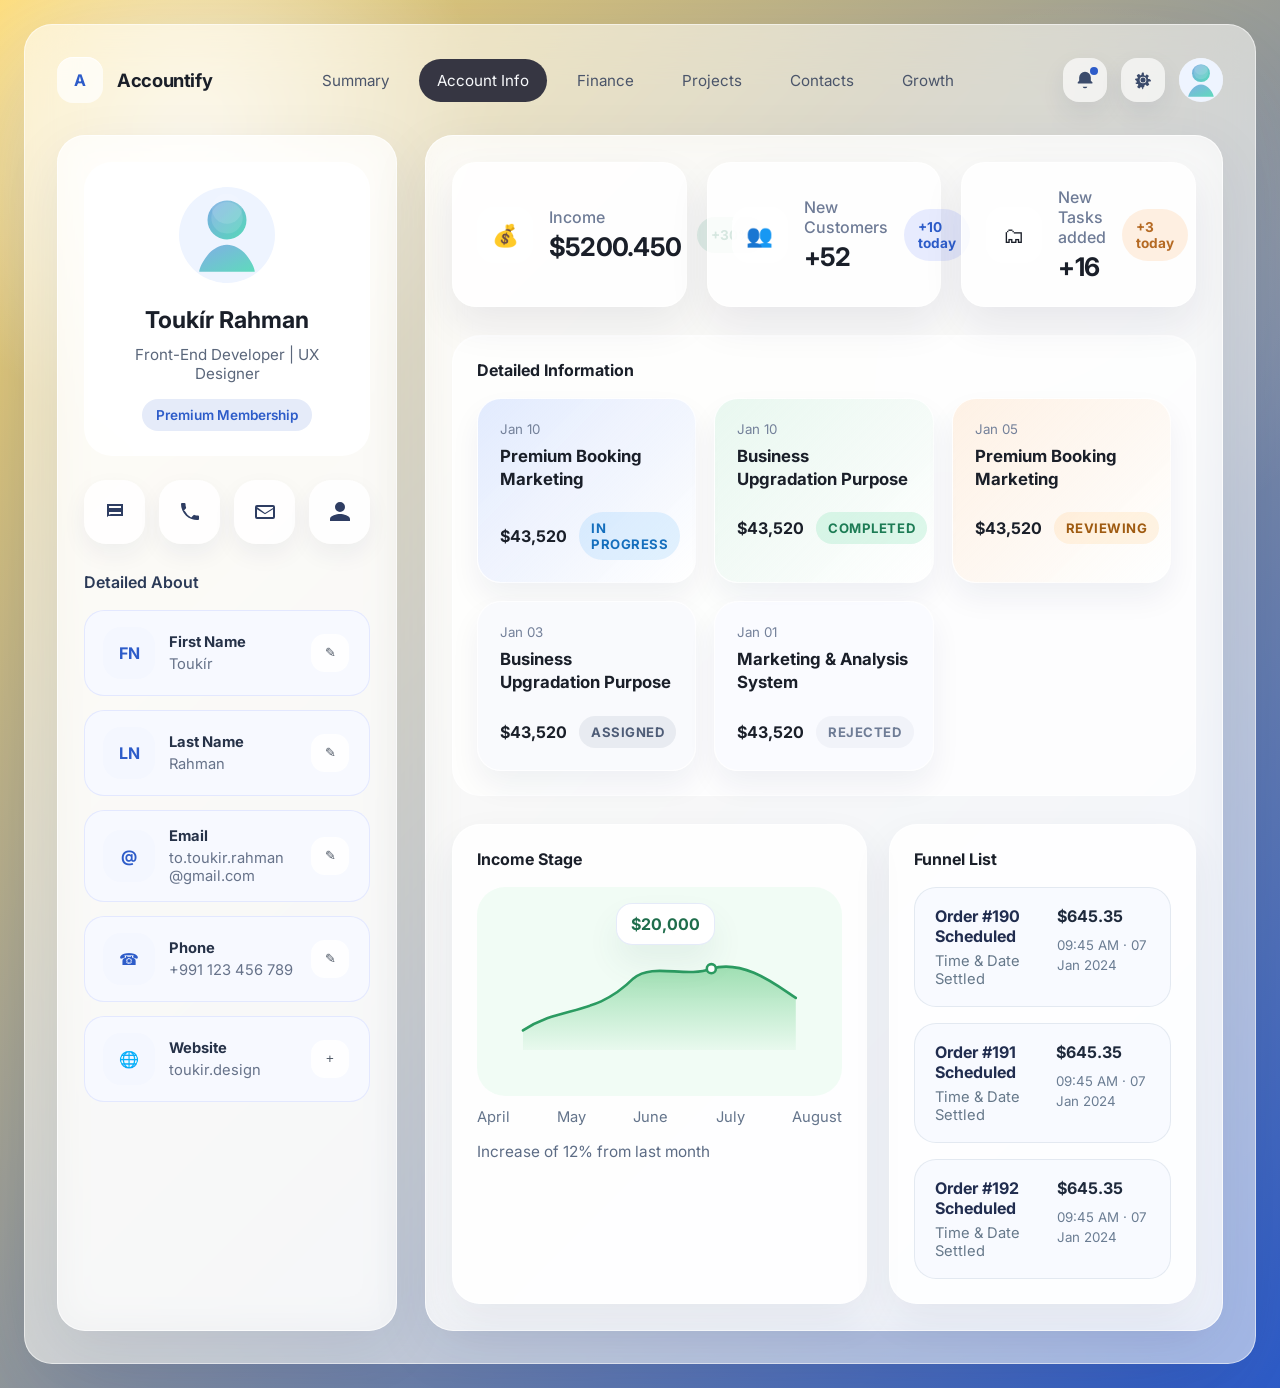
<file: index.html>
<!DOCTYPE html>
<html lang="en">
<head>
  <meta charset="UTF-8" />
  <meta name="viewport" content="width=device-width, initial-scale=1.0" />
  <title>Accountify Dashboard</title>
  <link rel="preconnect" href="https://fonts.googleapis.com" />
  <link rel="preconnect" href="https://fonts.gstatic.com" crossorigin />
  <link href="https://fonts.googleapis.com/css2?family=Inter:wght@400;500;600;700&display=swap" rel="stylesheet" />
  <link rel="stylesheet" href="styles.css" />
</head>
<body>
  <div class="page-shell">
    <div class="dashboard-shell">
      <header class="topbar">
        <div class="brand-group">
          <div class="brand-mark">A</div>
          <div class="brand-copy">
            <span class="brand-name">Accountify</span>
          </div>
        </div>
        <nav class="top-nav">
          <a href="summary.html">Summary</a>
          <a href="account-info.html" class="active">Account Info</a>
          <a href="#">Finance</a>
          <a href="#">Projects</a>
          <a href="#">Contacts</a>
          <a href="#">Growth</a>
        </nav>
        <div class="top-actions">
          <div class="notification-wrapper">
            <button id="notificationBtn" class="icon-btn" aria-label="Notifications">
              <span class="dot"></span>
              <svg viewBox="0 0 24 24" aria-hidden="true"><path d="M12 2a7 7 0 0 0-7 7v4l-1.6 1.6a1 1 0 0 0 .7 1.7h16a1 1 0 0 0 .7-1.7L19 13V9a7 7 0 0 0-7-7Zm0 20a3 3 0 0 0 2.83-2H9.17A3 3 0 0 0 12 22Z"/></svg>
            </button>
            <div class="notification-panel" id="notificationPanel" aria-hidden="true">
              <div class="notification-header">
                <h3>Notifications</h3>
                <a href="#" class="mark-read">Mark all as read</a>
              </div>
              <div class="notification-controls">
                <label class="sound-toggle">
                  <input type="checkbox" checked />
                  <span>Sound Notifications</span>
                </label>
              </div>
              <div class="notification-list">
                <div class="notification-item unread">
                  <div class="notif-avatar">d</div>
                  <div class="notif-content">
                    <strong>test: File Import vat-import.csv for table test has been completed</strong>
                    <small>Today 15:56</small>
                  </div>
                </div>
                <div class="notification-item">
                  <div class="notif-avatar">d</div>
                  <div class="notif-content">
                    <strong>test: File Import vat-import.csv for table test has been completed</strong>
                    <small>Today 15:56</small>
                  </div>
                </div>
                <div class="notification-item">
                  <div class="notif-avatar">d</div>
                  <div class="notif-content">
                    <strong>test: File Import vat-import.csv for table test has been completed</strong>
                    <small>Today 15:56</small>
                  </div>
                </div>
                <div class="notification-item">
                  <div class="notif-avatar">d</div>
                  <div class="notif-content">
                    <strong>test: File Import vat-import.csv for table test has been completed</strong>
                    <small>Today 15:56</small>
                  </div>
                </div>
              </div>
              <a href="#" class="see-more">See more</a>
            </div>
          </div>
          <button class="icon-btn" aria-label="Settings">
            <svg viewBox="0 0 24 24" aria-hidden="true"><path d="M12 8a4 4 0 1 1 0 8 4 4 0 0 1 0-8Zm8.94 3.5a1 1 0 0 0-.87-.66l-1.9-.15a7.65 7.65 0 0 0-.53-1.28l1.1-1.52a1 1 0 0 0-.24-1.4l-1.33-.9a1 1 0 0 0-1.35.2l-1.12 1.4a7.74 7.74 0 0 0-1.45-.86l-.28-1.94A1 1 0 0 0 12.5 3h-1a1 1 0 0 0-.99.84l-.28 1.94a7.74 7.74 0 0 0-1.45.86l-1.12-1.4a1 1 0 0 0-1.35-.2l-1.33.9a1 1 0 0 0-.24 1.4l1.1 1.52c-.18.42-.33.86-.53 1.28l-1.9.15a1 1 0 0 0-.87.66 1 1 0 0 0 .25 1.08l1.62 1.26c-.01.34-.02.68-.02 1.02s.01.68.02 1.02L3.4 14.92a1 1 0 0 0-.25 1.08 1 1 0 0 0 .87.66l1.9.15c.2.42.35.86.53 1.28l-1.1 1.52a1 1 0 0 0 .24 1.4l1.33.9a1 1 0 0 0 1.35-.2l1.12-1.4c.45.22.92.41 1.45.86l.28 1.94A1 1 0 0 0 11.5 21h1a1 1 0 0 0 .99-.84l.28-1.94a7.74 7.74 0 0 0 1.45-.86l1.12 1.4a1 1 0 0 0 1.35.2l1.33-.9a1 1 0 0 0 .24-1.4l-1.1-1.52c.18-.42.33-.86.53-1.28l1.9-.15a1 1 0 0 0 .87-.66 1 1 0 0 0-.25-1.08l-1.62-1.26Zm-8.94 3.5a3 3 0 1 1 0-6 3 3 0 0 1 0 6Z"/></svg>
          </button>
          <img id="accountAvatar" class="avatar-sm avatar-img account-trigger" src="avatar.svg" alt="User avatar" />
        </div>
      </header>

      <main class="content-grid">
        <aside class="sidebar-card">
          <section class="profile-card">
            <img class="avatar-lg avatar-img" src="avatar.svg" alt="Toukír Rahman" />
            <div class="profile-text">
              <h1>Toukír Rahman</h1>
              <p>Front-End Developer | UX Designer</p>
              <span class="badge">Premium Membership</span>
            </div>
          </section>
          <section class="actions-row">
            <button class="action-icon" aria-label="Message"><svg viewBox="0 0 24 24"><path d="M4 4h16v12H5.17L4 17.17V4Zm2 2v6h12V6H6Zm0 8.83L7.83 14H18V8H6v6.83Z"/></svg></button>
            <button class="action-icon" aria-label="Call"><svg viewBox="0 0 24 24"><path d="M6.62 10.79a15.053 15.053 0 0 0 6.59 6.59l2.2-2.2a1 1 0 0 1 1.05-.24 11.36 11.36 0 0 0 3.56.57 1 1 0 0 1 1 1V19a1 1 0 0 1-1 1A16 16 0 0 1 3 4a1 1 0 0 1 1-1h2.5a1 1 0 0 1 1 1 11.36 11.36 0 0 0 .57 3.56 1 1 0 0 1-.24 1.05l-2.2 2.18Z"/></svg></button>
            <button class="action-icon" aria-label="Email"><svg viewBox="0 0 24 24"><path d="M4 5h16a2 2 0 0 1 2 2v10a2 2 0 0 1-2 2H4a2 2 0 0 1-2-2V7a2 2 0 0 1 2-2Zm0 2v.01L12 13l8-4.99V7H4Zm16 10V9.27l-8 4.99-8-4.99V17h16Z"/></svg></button>
            <button class="action-icon" aria-label="Profile"><svg viewBox="0 0 24 24"><path d="M12 12a5 5 0 1 0-5-5 5 5 0 0 0 5 5Zm0 2c-3.33 0-10 1.67-10 5v2h20v-2c0-3.33-6.67-5-10-5Z"/></svg></button>
          </section>

          <section class="detail-group">
            <div class="detail-header">
              <span>Detailed About</span>
            </div>
            <div class="detail-row">
              <div class="detail-icon">FN</div>
              <div>
                <strong>First Name</strong>
                <p>Toukír</p>
              </div>
              <button class="mini-btn">✎</button>
            </div>
            <div class="detail-row">
              <div class="detail-icon">LN</div>
              <div>
                <strong>Last Name</strong>
                <p>Rahman</p>
              </div>
              <button class="mini-btn">✎</button>
            </div>
            <div class="detail-row">
              <div class="detail-icon">@</div>
              <div>
                <strong>Email</strong>
                <p>to.toukir.rahman@gmail.com</p>
              </div>
              <button class="mini-btn">✎</button>
            </div>
            <div class="detail-row">
              <div class="detail-icon">☎</div>
              <div>
                <strong>Phone</strong>
                <p>+991 123 456 789</p>
              </div>
              <button class="mini-btn">✎</button>
            </div>
            <div class="detail-row">
              <div class="detail-icon">🌐</div>
              <div>
                <strong>Website</strong>
                <p>toukir.design</p>
              </div>
              <button class="mini-btn">+</button>
            </div>
          </section>
        </aside>

        <section class="main-cards">
          <div class="stats-grid">
            <article class="stat-card green-card">
              <div class="stat-icon">💰</div>
              <div>
                <p>Income</p>
                <h2>$5200.450</h2>
              </div>
              <span class="stat-badge">+30%</span>
            </article>
            <article class="stat-card blue-card">
              <div class="stat-icon">👥</div>
              <div>
                <p>New Customers</p>
                <h2>+52</h2>
              </div>
              <span class="stat-badge">+10 today</span>
            </article>
            <article class="stat-card orange-card">
              <div class="stat-icon">🗂</div>
              <div>
                <p>New Tasks added</p>
                <h2>+16</h2>
              </div>
              <span class="stat-badge">+3 today</span>
            </article>
          </div>

          <div class="detailed-panel">
            <div class="panel-heading">
              <span>Detailed Information</span>
            </div>
            <div class="info-grid">
              <div class="info-card info-blue">
                <div>
                  <small>Jan 10</small>
                  <h3>Premium Booking Marketing</h3>
                </div>
                <div class="info-footer">
                  <p>$43,520</p>
                  <span class="status-pill in-progress">In Progress</span>
                </div>
              </div>
              <div class="info-card info-green">
                <div>
                  <small>Jan 10</small>
                  <h3>Business Upgradation Purpose</h3>
                </div>
                <div class="info-footer">
                  <p>$43,520</p>
                  <span class="status-pill completed">Completed</span>
                </div>
              </div>
              <div class="info-card info-orange">
                <div>
                  <small>Jan 05</small>
                  <h3>Premium Booking Marketing</h3>
                </div>
                <div class="info-footer">
                  <p>$43,520</p>
                  <span class="status-pill reviewing">Reviewing</span>
                </div>
              </div>
              <div class="info-card info-gray">
                <div>
                  <small>Jan 03</small>
                  <h3>Business Upgradation Purpose</h3>
                </div>
                <div class="info-footer">
                  <p>$43,520</p>
                  <span class="status-pill assigned">Assigned</span>
                </div>
              </div>
              <div class="info-card info-light">
                <div>
                  <small>Jan 01</small>
                  <h3>Marketing & Analysis System</h3>
                </div>
                <div class="info-footer">
                  <p>$43,520</p>
                  <span class="status-pill rejected">Rejected</span>
                </div>
              </div>
            </div>
          </div>

          <div class="bottom-cards">
            <div class="analytics-card">
              <div class="panel-heading">
                <span>Income Stage</span>
              </div>
              <div class="chart-shell">
                <div class="chart-tooltip">$20,000</div>
                <svg viewBox="0 0 500 260" class="chart-graphic" aria-hidden="true">
                  <defs>
                    <linearGradient id="fillGradient" x1="0" y1="0" x2="0" y2="1">
                      <stop offset="0%" stop-color="#84d69d" stop-opacity="0.75" />
                      <stop offset="100%" stop-color="#84d69d" stop-opacity="0.08" />
                    </linearGradient>
                  </defs>
                  <path d="M40 190 C100 150 150 170 210 110 C240 85 290 110 330 95 C380 80 430 120 460 140 L460 220 L40 220 Z" fill="url(#fillGradient)" />
                  <path d="M40 190 C100 150 150 170 210 110 C240 85 290 110 330 95 C380 80 430 120 460 140" fill="none" stroke="#2b9b61" stroke-width="4" stroke-linecap="round" stroke-linejoin="round" />
                  <circle cx="330" cy="95" r="7" fill="#fff" stroke="#2b9b61" stroke-width="4" />
                </svg>
              </div>
              <div class="chart-meta">
                <span>April</span>
                <span>May</span>
                <span>June</span>
                <span>July</span>
                <span>August</span>
              </div>
              <p class="chart-note">Increase of 12% from last month</p>
            </div>
            <div class="funnel-card">
              <div class="panel-heading">
                <span>Funnel List</span>
              </div>
              <div class="funnel-item">
                <div>
                  <strong>Order #190 Scheduled</strong>
                  <p>Time & Date Settled</p>
                </div>
                <div>
                  <span>$645.35</span>
                  <small>09:45 AM · 07 Jan 2024</small>
                </div>
              </div>
              <div class="funnel-item">
                <div>
                  <strong>Order #191 Scheduled</strong>
                  <p>Time & Date Settled</p>
                </div>
                <div>
                  <span>$645.35</span>
                  <small>09:45 AM · 07 Jan 2024</small>
                </div>
              </div>
              <div class="funnel-item">
                <div>
                  <strong>Order #192 Scheduled</strong>
                  <p>Time & Date Settled</p>
                </div>
                <div>
                  <span>$645.35</span>
                  <small>09:45 AM · 07 Jan 2024</small>
                </div>
              </div>
            </div>
          </div>
        </section>
      </main>
    </div>
  </div>
  <div class="modal-overlay" id="loginModal" aria-hidden="true">
    <div class="login-modal" role="dialog" aria-modal="true" aria-labelledby="loginTitle">
      <button type="button" class="modal-close" id="closeModal" aria-label="Close login dialog">✕</button>
      <h2 id="loginTitle">Log in</h2>
      <div id="loginFields">
        <div class="login-field">
          <label for="emailInput">Email</label>
          <input id="emailInput" type="email" placeholder="Enter your email address" />
        </div>
        <div class="login-field">
          <label for="passwordInput">Password</label>
          <input id="passwordInput" type="password" placeholder="Enter your password" />
        </div>
      </div>
      <div id="registerFields" class="hidden">
        <div class="login-field">
          <label for="registerEmail">Email</label>
          <input id="registerEmail" type="email" placeholder="Enter your email address" />
        </div>
        <div class="login-field">
          <label for="registerPassword">Password</label>
          <input id="registerPassword" type="password" placeholder="Enter your password" />
        </div>
        <div class="login-field">
          <label for="confirmPassword">Confirm password</label>
          <input id="confirmPassword" type="password" placeholder="Enter password again" />
        </div>
        <div class="login-field checkbox-field">
          <label>
            <input type="checkbox" id="agreeTerms" />
            <span>I agree <strong>Privacy Policy</strong> <strong>Terms of Service</strong></span>
          </label>
        </div>
      </div>
      <button id="submitButton" class="login-btn" type="button">Log in</button>
      <div id="loginActions" class="modal-actions">
        <a href="#" id="forgotLink" class="forgot-link">Forgot password?</a>
        <a href="#" id="showRegister" class="register-link">Register</a>
      </div>
      <div id="registerActions" class="modal-actions hidden">
        <span>I have an account,</span>
        <a href="#" id="showLogin" class="register-link">log in now</a>
      </div>
    </div>
  </div>
  <div class="modal-overlay" id="resetModal" aria-hidden="true">
    <div class="login-modal" role="dialog" aria-modal="true" aria-labelledby="resetTitle">
      <button type="button" class="modal-back" id="backToLogin" aria-label="Back to login">←</button>
      <button type="button" class="modal-close" id="closeReset" aria-label="Close reset password dialog">✕</button>
      <h2 id="resetTitle">Reset password</h2>
      <div class="login-field">
        <label for="resetEmail">Email</label>
        <input id="resetEmail" type="email" placeholder="Enter the email linked to your account" />
      </div>
      <div class="login-field verification-field">
        <label for="verificationCode">Verification Code</label>
        <div class="verification-input-group">
          <input id="verificationCode" type="text" placeholder="Enter the verification code in email" />
          <button type="button" class="send-btn">Send</button>
        </div>
      </div>
      <div class="login-field">
        <label for="newPassword">Set a new password</label>
        <input id="newPassword" type="password" placeholder="Enter your new password" />
      </div>
      <div class="login-field">
        <label for="confirmNewPassword">Confirm the password</label>
        <input id="confirmNewPassword" type="password" placeholder="Enter the new password again" />
      </div>
      <button id="resetButton" class="login-btn" type="button">Reset password</button>
      <div class="reset-help">
        <p class="help-question">I didn't receive the email verification code, what should I do?</p>
        <ol class="help-list">
          <li>The email might be lost due to network connection error. Please resend a verification code or try again later.</li>
          <li>Please make sure your email address is still in use and check the Spam folder.</li>
        </ol>
      </div>
    </div>
  </div>
  <script>
    const accountTrigger = document.getElementById('accountAvatar');
    const loginModal = document.getElementById('loginModal');
    const resetModal = document.getElementById('resetModal');
    const closeModal = document.getElementById('closeModal');
    const closeReset = document.getElementById('closeReset');
    const backToLogin = document.getElementById('backToLogin');
    const forgotLink = document.getElementById('forgotLink');
    const loginFields = document.getElementById('loginFields');
    const registerFields = document.getElementById('registerFields');
    const loginActions = document.getElementById('loginActions');
    const registerActions = document.getElementById('registerActions');
    const submitButton = document.getElementById('submitButton');
    const titleText = document.getElementById('loginTitle');
    const showRegister = document.getElementById('showRegister');
    const showLogin = document.getElementById('showLogin');

    const openLogin = () => {
      loginModal.classList.add('active');
      loginModal.setAttribute('aria-hidden', 'false');
      switchToLogin();
    };

    const closeLogin = () => {
      loginModal.classList.remove('active');
      loginModal.setAttribute('aria-hidden', 'true');
    };

    const openReset = () => {
      loginModal.classList.remove('active');
      loginModal.setAttribute('aria-hidden', 'true');
      resetModal.classList.add('active');
      resetModal.setAttribute('aria-hidden', 'false');
    };

    const closeReset2 = () => {
      resetModal.classList.remove('active');
      resetModal.setAttribute('aria-hidden', 'true');
    };

    const backToLoginForm = () => {
      resetModal.classList.remove('active');
      resetModal.setAttribute('aria-hidden', 'true');
      loginModal.classList.add('active');
      loginModal.setAttribute('aria-hidden', 'false');
    };

    const switchToRegister = () => {
      loginFields?.classList.add('hidden');
      registerFields?.classList.remove('hidden');
      loginActions?.classList.add('hidden');
      registerActions?.classList.remove('hidden');
      titleText.textContent = 'Register';
      submitButton.textContent = 'Create';
    };

    const switchToLogin = () => {
      loginFields?.classList.remove('hidden');
      registerFields?.classList.add('hidden');
      loginActions?.classList.remove('hidden');
      registerActions?.classList.add('hidden');
      titleText.textContent = 'Log in';
      submitButton.textContent = 'Log in';
    };

    accountTrigger?.addEventListener('click', openLogin);
    closeModal?.addEventListener('click', closeLogin);
    closeReset?.addEventListener('click', closeReset2);
    backToLogin?.addEventListener('click', (event) => {
      event.preventDefault();
      backToLoginForm();
    });
    forgotLink?.addEventListener('click', (event) => {
      event.preventDefault();
      openReset();
    });
    showRegister?.addEventListener('click', (event) => {
      event.preventDefault();
      switchToRegister();
    });
    showLogin?.addEventListener('click', (event) => {
      event.preventDefault();
      switchToLogin();
    });
    loginModal?.addEventListener('click', (event) => {
      if (event.target === loginModal) closeLogin();
    });
    resetModal?.addEventListener('click', (event) => {
      if (event.target === resetModal) closeReset2();
    });
    document.addEventListener('keydown', (event) => {
      if (event.key === 'Escape') {
        if (loginModal.classList.contains('active')) closeLogin();
        if (resetModal.classList.contains('active')) closeReset2();
      }
    });

    const notificationBtn = document.getElementById('notificationBtn');
    const notificationPanel = document.getElementById('notificationPanel');

    const toggleNotifications = (event) => {
      event.stopPropagation();
      const isOpen = notificationPanel.getAttribute('aria-hidden') === 'false';
      notificationPanel.setAttribute('aria-hidden', isOpen ? 'true' : 'false');
      notificationPanel.classList.toggle('active');
    };

    notificationBtn?.addEventListener('click', toggleNotifications);

    document.addEventListener('click', (event) => {
      if (notificationPanel.classList.contains('active') && !event.target.closest('.notification-wrapper')) {
        notificationPanel.setAttribute('aria-hidden', 'true');
        notificationPanel.classList.remove('active');
      }
    });
  </script>
</body>
</html>
</file>
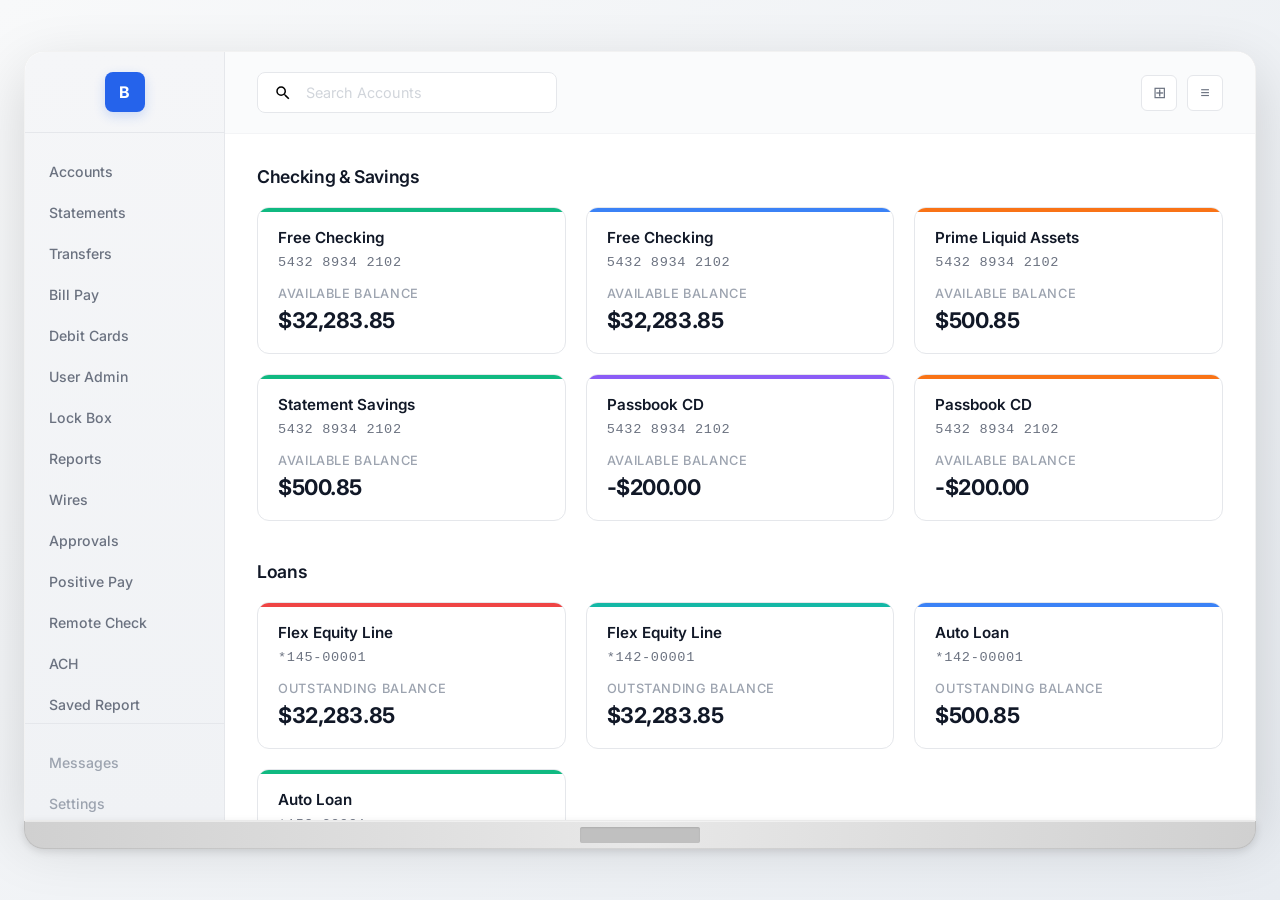
<file: summary.html>
<!DOCTYPE html>
<html lang="en">
<head>
  <meta charset="UTF-8" />
  <meta name="viewport" content="width=device-width, initial-scale=1.0" />
  <title>Banking Dashboard</title>
  <link rel="preconnect" href="https://fonts.googleapis.com" />
  <link rel="preconnect" href="https://fonts.gstatic.com" crossorigin />
  <link href="https://fonts.googleapis.com/css2?family=Inter:wght@400;500;600;700&display=swap" rel="stylesheet" />
  <link rel="stylesheet" href="styles.css" />
</head>
<body class="banking-page">
  <div class="laptop-mockup">
    <div class="laptop-screen">
      <div class="banking-dashboard">
        <!-- LEFT SIDEBAR -->
        <aside class="banking-sidebar">
          <div class="sidebar-logo">
            <div class="logo-circle">B</div>
          </div>
          
          <nav class="sidebar-nav">
            <a href="#" class="nav-item">Accounts</a>
            <a href="#" class="nav-item">Statements</a>
            <a href="#" class="nav-item">Transfers</a>
            <a href="#" class="nav-item">Bill Pay</a>
            <a href="#" class="nav-item">Debit Cards</a>
            <a href="#" class="nav-item">User Admin</a>
            <a href="#" class="nav-item">Lock Box</a>
            <a href="#" class="nav-item">Reports</a>
            <a href="#" class="nav-item">Wires</a>
            <a href="#" class="nav-item">Approvals</a>
            <a href="#" class="nav-item">Positive Pay</a>
            <a href="#" class="nav-item">Remote Check</a>
            <a href="#" class="nav-item">ACH</a>
            <a href="#" class="nav-item">Saved Report</a>
          </nav>

          <div class="sidebar-bottom">
            <a href="#" class="nav-item-bottom">Messages</a>
            <a href="#" class="nav-item-bottom">Settings</a>
            <a href="#" class="nav-item-bottom">Log Out</a>
          </div>
        </aside>

        <!-- MAIN CONTENT -->
        <div class="banking-main">
          <!-- TOP HEADER -->
          <div class="banking-header">
            <div class="search-box">
              <svg class="search-icon" viewBox="0 0 24 24" aria-hidden="true">
                <path d="M15.5 14h-.79l-.28-.27A6.471 6.471 0 0 0 16 9.5 6.5 6.5 0 1 0 9.5 16c1.61 0 3.09-.59 4.23-1.57l.27.28v.79l5 4.99L20.49 19l-4.99-5zm-6 0C7.01 14 5 11.99 5 9.5S7.01 5 9.5 5 14 7.01 14 9.5 11.99 14 9.5 14z"/>
              </svg>
              <input type="text" placeholder="Search Accounts" class="search-input" />
            </div>
            <div class="header-actions">
              <button class="view-btn grid-view" aria-label="Grid view">⊞</button>
              <button class="view-btn list-view" aria-label="List view">≡</button>
            </div>
          </div>

          <!-- CONTENT AREA -->
          <div class="banking-content">
            <!-- CHECKING & SAVINGS SECTION -->
            <section class="dashboard-section">
              <h2 class="section-title">Checking & Savings</h2>
              <div class="cards-grid">
                <!-- Card 1: Free Checking -->
                <div class="account-card">
                  <div class="card-accent green-accent"></div>
                  <div class="card-content">
                    <p class="card-label">Free Checking</p>
                    <p class="card-number">5432 8934 2102</p>
                    <p class="card-balance-label">Available balance</p>
                    <p class="card-balance">$32,283.85</p>
                  </div>
                </div>

                <!-- Card 2: Free Checking -->
                <div class="account-card">
                  <div class="card-accent blue-accent"></div>
                  <div class="card-content">
                    <p class="card-label">Free Checking</p>
                    <p class="card-number">5432 8934 2102</p>
                    <p class="card-balance-label">Available balance</p>
                    <p class="card-balance">$32,283.85</p>
                  </div>
                </div>

                <!-- Card 3: Prime Liquid Assets -->
                <div class="account-card">
                  <div class="card-accent orange-accent"></div>
                  <div class="card-content">
                    <p class="card-label">Prime Liquid Assets</p>
                    <p class="card-number">5432 8934 2102</p>
                    <p class="card-balance-label">Available balance</p>
                    <p class="card-balance">$500.85</p>
                  </div>
                </div>

                <!-- Card 4: Statement Savings -->
                <div class="account-card">
                  <div class="card-accent green-accent"></div>
                  <div class="card-content">
                    <p class="card-label">Statement Savings</p>
                    <p class="card-number">5432 8934 2102</p>
                    <p class="card-balance-label">Available balance</p>
                    <p class="card-balance">$500.85</p>
                  </div>
                </div>

                <!-- Card 5: Passbook CD -->
                <div class="account-card">
                  <div class="card-accent purple-accent"></div>
                  <div class="card-content">
                    <p class="card-label">Passbook CD</p>
                    <p class="card-number">5432 8934 2102</p>
                    <p class="card-balance-label">Available balance</p>
                    <p class="card-balance">-$200.00</p>
                  </div>
                </div>

                <!-- Card 6: Passbook CD -->
                <div class="account-card">
                  <div class="card-accent orange-accent"></div>
                  <div class="card-content">
                    <p class="card-label">Passbook CD</p>
                    <p class="card-number">5432 8934 2102</p>
                    <p class="card-balance-label">Available balance</p>
                    <p class="card-balance">-$200.00</p>
                  </div>
                </div>
              </div>
            </section>

            <!-- LOANS SECTION -->
            <section class="dashboard-section">
              <h2 class="section-title">Loans</h2>
              <div class="cards-grid">
                <!-- Loan 1: Flex Equity Line -->
                <div class="account-card">
                  <div class="card-accent red-accent"></div>
                  <div class="card-content">
                    <p class="card-label">Flex Equity Line</p>
                    <p class="card-number">*145-00001</p>
                    <p class="card-balance-label">Outstanding balance</p>
                    <p class="card-balance">$32,283.85</p>
                  </div>
                </div>

                <!-- Loan 2: Flex Equity Line -->
                <div class="account-card">
                  <div class="card-accent teal-accent"></div>
                  <div class="card-content">
                    <p class="card-label">Flex Equity Line</p>
                    <p class="card-number">*142-00001</p>
                    <p class="card-balance-label">Outstanding balance</p>
                    <p class="card-balance">$32,283.85</p>
                  </div>
                </div>

                <!-- Loan 3: Auto Loan -->
                <div class="account-card">
                  <div class="card-accent blue-accent"></div>
                  <div class="card-content">
                    <p class="card-label">Auto Loan</p>
                    <p class="card-number">*142-00001</p>
                    <p class="card-balance-label">Outstanding balance</p>
                    <p class="card-balance">$500.85</p>
                  </div>
                </div>

                <!-- Loan 4: Auto Loan -->
                <div class="account-card">
                  <div class="card-accent green-accent"></div>
                  <div class="card-content">
                    <p class="card-label">Auto Loan</p>
                    <p class="card-number">*152-00001</p>
                    <p class="card-balance-label">Outstanding balance</p>
                    <p class="card-balance">$500.85</p>
                  </div>
                </div>
              </div>
            </section>
          </div>
        </div>
      </div>
    </div>
    
    <!-- LAPTOP BODY -->
    <div class="laptop-body"></div>
  </div>

  <script>
    // Optional: Add interactivity if needed
    document.querySelectorAll('.nav-item, .nav-item-bottom').forEach(item => {
      item.addEventListener('click', (e) => {
        e.preventDefault();
        // Add navigation logic here if needed
      });
    });
  </script>
</body>
</html>
</file>
<file: styles.css>
:root {
  color-scheme: light;
  font-family: 'Inter', system-ui, -apple-system, BlinkMacSystemFont, 'Segoe UI', sans-serif;
  color: #1a1f29;
  background: radial-gradient(circle at top left, rgba(255, 240, 179, 0.95), transparent 30%),
    radial-gradient(circle at top right, rgba(100, 125, 255, 0.18), transparent 25%),
    linear-gradient(135deg, #ffda6a 0%, #2d5cc9 100%);
}

* {
  box-sizing: border-box;
}

html, body {
  margin: 0;
  min-height: 100%;
}

body {
  min-height: 100vh;
  display: grid;
  place-items: center;
  padding: 24px;
  background: radial-gradient(circle at 15% 10%, rgba(255, 255, 255, 0.72), transparent 18%),
    radial-gradient(circle at 85% 20%, rgba(255, 255, 255, 0.18), transparent 18%),
    linear-gradient(135deg, #ffda6a 0%, #2d5cc9 100%);
}

.page-shell {
  width: min(1480px, 100%);
  margin: 0 auto;
}

.dashboard-shell {
  background: rgba(255, 255, 255, 0.55);
  border: 1px solid rgba(255, 255, 255, 0.55);
  box-shadow: 0 40px 120px rgba(36, 54, 136, 0.18);
  backdrop-filter: blur(25px);
  border-radius: 28px;
  padding: 32px;
}

.topbar {
  display: flex;
  align-items: center;
  justify-content: space-between;
  gap: 24px;
  margin-bottom: 32px;
}

.brand-group {
  display: flex;
  align-items: center;
  gap: 14px;
}

.brand-mark {
  width: 46px;
  height: 46px;
  border-radius: 16px;
  display: grid;
  place-items: center;
  background: rgba(255, 255, 255, 0.7);
  color: #2d5cc9;
  font-weight: 700;
  box-shadow: inset 0 1px 0 rgba(255, 255, 255, 0.8);
}

.brand-name {
  font-size: 1.15rem;
  font-weight: 700;
  letter-spacing: -0.02em;
}

.top-nav {
  display: flex;
  flex-wrap: wrap;
  align-items: center;
  gap: 12px;
}

.top-nav a {
  color: #4b556a;
  text-decoration: none;
  padding: 12px 18px;
  border-radius: 999px;
  font-size: 0.95rem;
  transition: background 0.25s ease, color 0.25s ease;
}

.top-nav a:hover {
  background: rgba(255, 255, 255, 0.75);
  color: #111827;
}

.top-nav a.active {
  background: rgba(29, 30, 48, 0.88);
  color: #f8fafc;
}

.top-actions {
  display: flex;
  align-items: center;
  gap: 14px;
}

.icon-btn {
  width: 44px;
  height: 44px;
  border: none;
  border-radius: 16px;
  background: rgba(255, 255, 255, 0.65);
  display: grid;
  place-items: center;
  color: #3b4b6b;
  box-shadow: 0 10px 24px rgba(21, 41, 87, 0.08);
  transition: transform 0.25s ease, background 0.25s ease;
}

.icon-btn:hover {
  transform: translateY(-1px);
  background: rgba(255, 255, 255, 0.95);
}

.icon-btn svg {
  width: 20px;
  height: 20px;
  fill: currentColor;
}

.icon-btn .dot {
  position: absolute;
  top: 9px;
  right: 9px;
  width: 8px;
  height: 8px;
  border-radius: 50%;
  background: #2d5cc9;
}

.avatar-sm,
.avatar-lg {
  border-radius: 50%;
  box-shadow: inset 0 8px 18px rgba(255, 255, 255, 0.8);
  object-fit: cover;
}

..avatar-img {
  display: block;
}

.account-trigger {
  cursor: pointer;
}

.modal-overlay {
  position: fixed;
  inset: 0;
  display: flex;
  align-items: center;
  justify-content: center;
  padding: 28px;
  background: rgba(15, 23, 42, 0.35);
  backdrop-filter: blur(6px);
  opacity: 0;
  pointer-events: none;
  transition: opacity 0.25s ease;
  z-index: 50;
}

.modal-overlay.active {
  opacity: 1;
  pointer-events: auto;
}

.login-modal {
  width: min(460px, 100%);
  background: rgba(255, 255, 255, 0.97);
  border-radius: 26px;
  border: 1px solid rgba(255, 255, 255, 0.92);
  padding: 32px 28px 24px;
  box-shadow: 0 32px 90px rgba(15, 24, 63, 0.25);
  position: relative;
}

.modal-close {
  position: absolute;
  top: 18px;
  right: 18px;
  width: 38px;
  height: 38px;
  border: none;
  border-radius: 14px;
  background: rgba(236, 241, 255, 0.95);
  color: #475569;
  display: grid;
  place-items: center;
  cursor: pointer;
}

.modal-close:hover {
  background: rgba(255, 255, 255, 1);
}

.login-modal h2 {
  margin: 0;
  font-size: 1.35rem;
  font-weight: 700;
  text-align: center;
  color: #111827;
}

.login-field {
  margin-top: 22px;
}

.login-field label {
  display: block;
  margin-bottom: 10px;
  color: #4b5563;
  font-size: 0.92rem;
  font-weight: 600;
}

.login-field input {
  width: 100%;
  border: 1px solid #d3d8e6;
  border-radius: 18px;
  padding: 16px 16px;
  background: #f8fafc;
  color: #0f172a;
  font-size: 1rem;
  outline: none;
  transition: border-color 0.2s ease, box-shadow 0.2s ease;
}

.login-field input:focus {
  border-color: #7d9cff;
  box-shadow: 0 0 0 5px rgba(125, 156, 255, 0.15);
}

.login-btn {
  width: 100%;
  margin-top: 22px;
  padding: 16px;
  border: none;
  border-radius: 18px;
  background: #2d5cc9;
  color: #ffffff;
  font-size: 1rem;
  font-weight: 700;
  cursor: pointer;
  transition: transform 0.2s ease, box-shadow 0.2s ease;
}

.login-btn:hover {
  transform: translateY(-1px);
  box-shadow: 0 18px 35px rgba(45, 92, 201, 0.24);
}

.hidden {
  display: none !important;
}

.modal-actions {
  display: flex;
  justify-content: space-between;
  align-items: center;
  margin-top: 20px;
  color: #64748b;
  font-size: 0.92rem;
}

.modal-actions a {
  color: #2d5cc9;
  text-decoration: none;
  font-weight: 700;
}

.avatar-sm {
  width: 44px;
  height: 44px;
}

.avatar-lg {
  width: 96px;
  height: 96px;
  margin-bottom: 20px;
}

.content-grid {
  display: grid;
  gap: 28px;
  grid-template-columns: 340px 1fr;
}

.sidebar-card,
.main-cards {
  background: rgba(255, 255, 255, 0.66);
  border: 1px solid rgba(255, 255, 255, 0.7);
  backdrop-filter: blur(20px);
  border-radius: 28px;
  padding: 26px;
  box-shadow: 0 18px 60px rgba(23, 37, 84, 0.08);
}

.profile-card {
  text-align: center;
  padding: 24px 18px;
  border-radius: 28px;
  background: rgba(255, 255, 255, 0.9);
  border: 1px solid rgba(255, 255, 255, 0.8);
}

.profile-text h1 {
  margin: 0;
  font-size: 1.45rem;
  line-height: 1.2;
}

.profile-text p {
  margin: 10px 0 16px;
  color: #5b677b;
  font-size: 0.95rem;
}

.badge {
  display: inline-flex;
  padding: 8px 14px;
  border-radius: 999px;
  background: rgba(45, 92, 201, 0.12);
  color: #2d5cc9;
  font-size: 0.85rem;
  font-weight: 600;
}

.actions-row {
  margin-top: 24px;
  display: grid;
  grid-template-columns: repeat(4, minmax(0, 1fr));
  gap: 14px;
}

.action-icon {
  min-height: 64px;
  border: none;
  border-radius: 22px;
  background: rgba(255, 255, 255, 0.84);
  display: grid;
  place-items: center;
  color: #2e3d62;
  box-shadow: 0 10px 24px rgba(21, 41, 87, 0.06);
  transition: transform 0.2s ease;
}

.action-icon:hover {
  transform: translateY(-2px);
}

.action-icon svg {
  width: 24px;
  height: 24px;
  fill: currentColor;
}

.detail-group {
  margin-top: 28px;
}

.detail-header {
  margin-bottom: 18px;
  font-weight: 600;
  color: #2b3a57;
}

.detail-row {
  display: grid;
  grid-template-columns: 52px 1fr 40px;
  align-items: center;
  gap: 14px;
  padding: 16px 18px;
  margin-bottom: 14px;
  border-radius: 20px;
  background: rgba(247, 249, 255, 0.95);
  border: 1px solid rgba(225, 231, 255, 0.9);
}

.detail-icon {
  width: 52px;
  height: 52px;
  border-radius: 18px;
  display: grid;
  place-items: center;
  background: #f4f7ff;
  color: #2d5cc9;
  font-weight: 700;
}

.detail-row strong {
  display: block;
  font-size: 0.92rem;
  margin-bottom: 4px;
  color: #263248;
}

.detail-row p {
  margin: 0;
  color: #67738a;
  font-size: 0.92rem;
  word-break: break-word;
}

.mini-btn {
  width: 38px;
  height: 38px;
  border: none;
  border-radius: 14px;
  background: rgba(255, 255, 255, 0.92);
  color: #4b5563;
  cursor: pointer;
}

.stats-grid {
  display: grid;
  grid-template-columns: repeat(3, minmax(0, 1fr));
  gap: 20px;
  margin-bottom: 28px;
}

.stat-card {
  display: grid;
  grid-template-columns: 56px 1fr auto;
  align-items: center;
  gap: 16px;
  padding: 24px;
  border-radius: 24px;
  box-shadow: 0 18px 40px rgba(20, 31, 76, 0.08);
  background: rgba(255, 255, 255, 0.82);
  border: 1px solid rgba(255, 255, 255, 0.7);
}

.stat-icon {
  width: 56px;
  height: 56px;
  display: grid;
  place-items: center;
  border-radius: 18px;
  background: rgba(255, 255, 255, 0.9);
  box-shadow: inset 0 5px 14px rgba(255, 255, 255, 0.7);
  font-size: 1.35rem;
}

.stat-card h2 {
  margin: 4px 0 0;
  font-size: 1.6rem;
  letter-spacing: -0.03em;
}

.stat-card p {
  margin: 0;
  color: #6e7b96;
  font-weight: 500;
}

.stat-badge {
  display: inline-flex;
  padding: 10px 14px;
  border-radius: 999px;
  background: rgba(45, 92, 201, 0.1);
  color: #2d5cc9;
  font-weight: 700;
  font-size: 0.85rem;
}

.blue-card .stat-badge { background: rgba(68, 103, 255, 0.12); color: #2d5cc9; }
.green-card .stat-badge { background: rgba(60, 163, 124, 0.14); color: #1f7a52; }
.orange-card .stat-badge { background: rgba(255, 162, 77, 0.16); color: #b56a23; }

.detailed-panel {
  background: rgba(255, 255, 255, 0.78);
  border-radius: 28px;
  border: 1px solid rgba(255, 255, 255, 0.8);
  padding: 24px;
  box-shadow: inset 0 1px 0 rgba(255, 255, 255, 0.8);
}

.panel-heading {
  margin-bottom: 18px;
  font-weight: 700;
  font-size: 1rem;
}

.info-grid {
  display: grid;
  gap: 18px;
  grid-template-columns: repeat(3, minmax(0, 1fr));
}

.info-card {
  background: rgba(255, 255, 255, 0.85);
  border-radius: 24px;
  padding: 22px;
  border: 1px solid rgba(255, 255, 255, 0.85);
  box-shadow: 0 15px 30px rgba(24, 40, 89, 0.06);
}

.info-card small {
  color: #74819a;
  display: block;
  margin-bottom: 8px;
}

.info-card h3 {
  margin: 0;
  font-size: 1.05rem;
  line-height: 1.35;
}

.info-footer {
  margin-top: 22px;
  display: flex;
  justify-content: space-between;
  align-items: center;
  gap: 12px;
}

.info-footer p {
  margin: 0;
  font-size: 1rem;
  font-weight: 700;
}

.status-pill {
  padding: 8px 12px;
  border-radius: 999px;
  font-size: 0.82rem;
  font-weight: 700;
  text-transform: uppercase;
  letter-spacing: 0.04em;
}

.status-pill.in-progress { background: rgba(60, 163, 249, 0.14); color: #156fbd; }
.status-pill.completed { background: rgba(74, 212, 145, 0.18); color: #1d7c55; }
.status-pill.reviewing { background: rgba(255, 177, 75, 0.14); color: #9f5b11; }
.status-pill.assigned { background: rgba(145, 158, 171, 0.16); color: #4f5d77; }
.status-pill.rejected { background: rgba(199, 206, 218, 0.18); color: #6f7d96; }

.info-blue { background: linear-gradient(135deg, rgba(81, 136, 255, 0.16), rgba(255,255,255,0.68)); }
.info-green { background: linear-gradient(135deg, rgba(122, 214, 165, 0.16), rgba(255,255,255,0.72)); }
.info-orange { background: linear-gradient(135deg, rgba(255, 175, 98, 0.16), rgba(255,255,255,0.72)); }
.info-gray { background: rgba(249, 250, 253, 0.95); }
.info-light { background: rgba(250, 251, 255, 0.92); }

.bottom-cards {
  display: grid;
  grid-template-columns: 1.35fr 1fr;
  gap: 22px;
  margin-top: 28px;
}

.analytics-card,
.funnel-card {
  background: rgba(255, 255, 255, 0.88);
  border-radius: 28px;
  border: 1px solid rgba(255, 255, 255, 0.8);
  padding: 24px;
  box-shadow: 0 18px 40px rgba(23, 37, 84, 0.07);
}

.chart-shell {
  position: relative;
  margin: 18px 0 12px;
  padding: 20px;
  border-radius: 28px;
  background: rgba(240, 252, 244, 0.9);
}

.chart-tooltip {
  position: absolute;
  top: 16px;
  left: 38%;
  padding: 10px 14px;
  border-radius: 16px;
  background: #ffffff;
  border: 1px solid rgba(45, 92, 201, 0.12);
  color: #1f6d4c;
  font-weight: 700;
  box-shadow: 0 18px 32px rgba(56, 103, 93, 0.08);
}

.chart-graphic {
  width: 100%;
  display: block;
}

.chart-meta {
  display: flex;
  justify-content: space-between;
  color: #64748b;
  font-size: 0.92rem;
  margin-top: 12px;
}

.chart-note {
  margin: 16px 0 0;
  color: #5d6c85;
  font-size: 0.96rem;
}

.funnel-item {
  display: flex;
  justify-content: space-between;
  align-items: flex-start;
  gap: 20px;
  padding: 18px 20px;
  margin-bottom: 16px;
  background: rgba(248, 250, 255, 0.95);
  border-radius: 22px;
  border: 1px solid rgba(226, 232, 240, 0.9);
}

.funnel-item:last-child {
  margin-bottom: 0;
}

.funnel-item strong {
  display: block;
  color: #212d4f;
  font-size: 1rem;
  margin-bottom: 6px;
}

.funnel-item p {
  margin: 0;
  color: #66788a;
  font-size: 0.92rem;
}

.funnel-item span {
  display: block;
  font-size: 1rem;
  font-weight: 700;
  color: #1e293b;
  margin-bottom: 8px;
}

.funnel-item small {
  color: #6b7d93;
}

@media (max-width: 1180px) {
  .content-grid {
    grid-template-columns: 1fr;
  }
  .stats-grid {
    grid-template-columns: 1fr;
  }
  .info-grid {
    grid-template-columns: 1fr;
  }
  .bottom-cards {
    grid-template-columns: 1fr;
  }
}

@media (max-width: 720px) {
  body {
    padding: 16px;
  }
  .dashboard-shell {
    padding: 20px;
  }
  .topbar {
    flex-direction: column;
    align-items: stretch;
  }
  .top-actions {
    justify-content: flex-end;
  }
  .top-nav {
    justify-content: center;
  }
}

.modal-back {
  position: absolute;
  top: 18px;
  left: 18px;
  width: 38px;
  height: 38px;
  border: none;
  border-radius: 14px;
  background: rgba(236, 241, 255, 0.95);
  color: #475569;
  display: grid;
  place-items: center;
  cursor: pointer;
  font-size: 1.25rem;
  transition: background 0.2s ease;
}

.modal-back:hover {
  background: rgba(255, 255, 255, 1);
}

.verification-field {
  position: relative;
}

.verification-input-group {
  display: grid;
  grid-template-columns: 1fr auto;
  gap: 12px;
  align-items: stretch;
}

.verification-input-group input {
  width: 100%;
  border: 1px solid #d3d8e6;
  border-radius: 18px;
  padding: 16px;
  background: #f8fafc;
  color: #0f172a;
  font-size: 1rem;
  outline: none;
  transition: border-color 0.2s ease, box-shadow 0.2s ease;
}

.send-btn {
  padding: 12px 18px;
  border: 1px solid #d3d8e6;
  border-radius: 14px;
  background: rgba(255, 255, 255, 0.9);
  color: #2d5cc9;
  font-weight: 700;
  font-size: 0.88rem;
  cursor: pointer;
  transition: background 0.2s ease, border-color 0.2s ease;
}

.send-btn:hover {
  background: rgba(45, 92, 201, 0.08);
  border-color: #2d5cc9;
}

.reset-help {
  margin-top: 26px;
  padding-top: 24px;
  border-top: 1px solid #e2e8f0;
}

.help-question {
  margin: 0 0 14px;
  color: #3d4a5a;
  font-size: 0.95rem;
  font-weight: 600;
}

.help-list {
  margin: 0;
  padding-left: 20px;
  color: #5d6c85;
  font-size: 0.92rem;
  line-height: 1.6;
}

.help-list li {
  margin-bottom: 10px;
}

.help-list li:last-child {
  margin-bottom: 0;
}

.checkbox-field {
  display: flex;
  align-items: center;
}

.checkbox-field label {
  display: flex;
  align-items: center;
  gap: 10px;
  margin-bottom: 0;
  color: #4b5563;
  font-size: 0.92rem;
  font-weight: 500;
  cursor: pointer;
}

.checkbox-field input[type="checkbox"] {
  width: 20px;
  height: 20px;
  border-radius: 8px;
  border: 2px solid #d3d8e6;
  background: #f8fafc;
  cursor: pointer;
  accent-color: #2d5cc9;
}

.checkbox-field strong {
  color: #2d5cc9;
  text-decoration: underline;
  font-weight: 700;
}

.notification-wrapper {
  position: relative;
}

.notification-panel {
  position: absolute;
  top: calc(100% + 12px);
  right: 0;
  width: 380px;
  max-height: 520px;
  background: rgba(255, 255, 255, 0.98);
  border: 1px solid rgba(225, 231, 240, 0.95);
  border-radius: 24px;
  box-shadow: 0 24px 70px rgba(15, 23, 42, 0.18);
  backdrop-filter: blur(12px);
  opacity: 0;
  pointer-events: none;
  transform: translateY(-8px);
  transition: opacity 0.25s ease, transform 0.25s ease, pointer-events 0.25s ease;
  z-index: 40;
}

.notification-panel.active {
  opacity: 1;
  pointer-events: auto;
  transform: translateY(0);
}

.notification-header {
  display: flex;
  justify-content: space-between;
  align-items: center;
  padding: 18px 20px;
  border-bottom: 1px solid #f0f4f8;
}

.notification-header h3 {
  margin: 0;
  font-size: 1.05rem;
  font-weight: 700;
  color: #0f172a;
}

.mark-read {
  color: #2d5cc9;
  font-size: 0.88rem;
  font-weight: 700;
  text-decoration: none;
  cursor: pointer;
  transition: color 0.2s ease;
}

.mark-read:hover {
  color: #1e3fa8;
}

.notification-controls {
  padding: 12px 20px;
  border-bottom: 1px solid #f0f4f8;
}

.sound-toggle {
  display: flex;
  align-items: center;
  gap: 10px;
  cursor: pointer;
  user-select: none;
}

.sound-toggle input[type="checkbox"] {
  width: 18px;
  height: 18px;
  border-radius: 6px;
  border: 2px solid #d3d8e6;
  cursor: pointer;
  accent-color: #2d5cc9;
}

.sound-toggle span {
  color: #3d4a5a;
  font-size: 0.92rem;
  font-weight: 600;
}

.notification-list {
  max-height: 320px;
  overflow-y: auto;
  padding: 8px 0;
}

.notification-item {
  display: flex;
  gap: 14px;
  padding: 14px 16px;
  border-bottom: 1px solid #f8fafc;
  transition: background 0.2s ease;
  cursor: pointer;
}

.notification-item:hover {
  background: rgba(245, 248, 255, 0.85);
}

.notification-item.unread {
  background: rgba(45, 92, 201, 0.05);
}

.notif-avatar {
  width: 44px;
  height: 44px;
  border-radius: 50%;
  display: grid;
  place-items: center;
  background: linear-gradient(135deg, #a8c5ff, #d9e7ff);
  color: #2d5cc9;
  font-weight: 700;
  flex-shrink: 0;
}

.notif-content {
  flex: 1;
  min-width: 0;
}

.notif-content strong {
  display: block;
  color: #1a2332;
  font-size: 0.92rem;
  line-height: 1.35;
  margin-bottom: 4px;
  word-break: break-word;
}

.notif-content small {
  color: #94a3b8;
  font-size: 0.85rem;
}

.see-more {
  display: block;
  width: 100%;
  padding: 14px;
  text-align: center;
  color: #2d5cc9;
  font-size: 0.92rem;
  font-weight: 700;
  text-decoration: none;
  border-top: 1px solid #f0f4f8;
  transition: background 0.2s ease;
}

.see-more:hover {
  background: rgba(245, 248, 255, 0.9);
}

/* ============ BANKING DASHBOARD STYLES ============ */

.banking-page {
  min-height: 100vh;
  display: grid;
  place-items: center;
  padding: 40px 24px;
  background: linear-gradient(135deg, #f8f9fa 0%, #e8ecf1 100%);
  font-family: 'Inter', system-ui, -apple-system, BlinkMacSystemFont, 'Segoe UI', sans-serif;
}

/* LAPTOP MOCKUP */
.laptop-mockup {
  width: 100%;
  max-width: 1400px;
  perspective: 1000px;
}

.laptop-screen {
  width: 100%;
  aspect-ratio: 16 / 10;
  background: #fff;
  border-radius: 20px 20px 0 0;
  box-shadow: 
    0 20px 60px rgba(0, 0, 0, 0.15),
    inset 0 1px 0 rgba(255, 255, 255, 0.8);
  border: 1px solid rgba(0, 0, 0, 0.05);
  overflow: hidden;
}

.laptop-body {
  width: 100%;
  height: 28px;
  background: linear-gradient(to right, #d0d0d0, #e8e8e8, #d0d0d0);
  border: 1px solid rgba(0, 0, 0, 0.08);
  border-top: none;
  border-radius: 0 0 20px 20px;
  box-shadow: 
    0 2px 8px rgba(0, 0, 0, 0.12),
    inset 0 1px 0 rgba(255, 255, 255, 0.5);
  position: relative;
}

.laptop-body::before {
  content: '';
  position: absolute;
  top: 6px;
  left: 50%;
  transform: translateX(-50%);
  width: 120px;
  height: 16px;
  background: #c0c0c0;
  border-radius: 2px;
  box-shadow: inset 0 1px 2px rgba(0, 0, 0, 0.1);
}

/* BANKING DASHBOARD */
.banking-dashboard {
  display: grid;
  grid-template-columns: 200px 1fr;
  height: 100%;
  background: #fff;
}

.banking-sidebar {
  background: linear-gradient(180deg, #f5f6f8 0%, #f0f2f5 100%);
  border-right: 1px solid #e5e7eb;
  display: flex;
  flex-direction: column;
  overflow-y: auto;
  padding: 20px 0;
}

.sidebar-logo {
  display: flex;
  justify-content: center;
  padding: 0 16px 20px;
  border-bottom: 1px solid #e5e7eb;
  margin-bottom: 20px;
}

.logo-circle {
  width: 40px;
  height: 40px;
  border-radius: 8px;
  background: #2563eb;
  color: #fff;
  display: flex;
  align-items: center;
  justify-content: center;
  font-weight: 700;
  font-size: 1rem;
  box-shadow: 0 4px 12px rgba(37, 99, 235, 0.2);
}

.sidebar-nav {
  display: flex;
  flex-direction: column;
  gap: 4px;
  flex: 1;
  padding: 0 12px;
}

.nav-item {
  padding: 10px 12px;
  color: #6b7280;
  text-decoration: none;
  font-size: 0.88rem;
  border-radius: 8px;
  transition: all 0.2s ease;
  font-weight: 500;
}

.nav-item:hover {
  background: rgba(37, 99, 235, 0.08);
  color: #2563eb;
}

.sidebar-bottom {
  display: flex;
  flex-direction: column;
  gap: 4px;
  padding: 20px 12px 0;
  border-top: 1px solid #e5e7eb;
}

.nav-item-bottom {
  padding: 10px 12px;
  color: #9ca3af;
  text-decoration: none;
  font-size: 0.88rem;
  border-radius: 8px;
  transition: all 0.2s ease;
  font-weight: 500;
}

.nav-item-bottom:hover {
  background: rgba(37, 99, 235, 0.08);
  color: #2563eb;
}

/* MAIN BANKING CONTENT */
.banking-main {
  display: flex;
  flex-direction: column;
  overflow: hidden;
}

.banking-header {
  display: flex;
  justify-content: space-between;
  align-items: center;
  padding: 20px 32px;
  border-bottom: 1px solid #f3f4f6;
  background: #fafbfc;
}

.search-box {
  display: flex;
  align-items: center;
  gap: 12px;
  flex: 1;
  max-width: 300px;
  padding: 10px 16px;
  background: #fff;
  border: 1px solid #e5e7eb;
  border-radius: 8px;
  transition: all 0.2s ease;
}

.search-box:focus-within {
  border-color: #2563eb;
  box-shadow: 0 0 0 3px rgba(37, 99, 235, 0.1);
}

.search-icon {
  width: 18px;
  height: 18px;
  color: #9ca3af;
  flex-shrink: 0;
}

.search-input {
  border: none;
  background: transparent;
  outline: none;
  font-size: 0.9rem;
  color: #111827;
  width: 100%;
  font-family: 'Inter', system-ui, -apple-system, BlinkMacSystemFont, 'Segoe UI', sans-serif;
}

.search-input::placeholder {
  color: #d1d5db;
}

.header-actions {
  display: flex;
  gap: 10px;
}

.view-btn {
  width: 36px;
  height: 36px;
  border: 1px solid #e5e7eb;
  background: #fff;
  border-radius: 6px;
  color: #6b7280;
  cursor: pointer;
  display: flex;
  align-items: center;
  justify-content: center;
  transition: all 0.2s ease;
  font-size: 1rem;
}

.view-btn:hover {
  background: #f9fafb;
  color: #111827;
}

/* BANKING CONTENT */
.banking-content {
  flex: 1;
  overflow-y: auto;
  padding: 32px;
}

.dashboard-section {
  margin-bottom: 40px;
}

.section-title {
  margin: 0 0 20px 0;
  font-size: 1.1rem;
  font-weight: 600;
  color: #111827;
  letter-spacing: -0.02em;
}

/* CARDS GRID */
.cards-grid {
  display: grid;
  grid-template-columns: repeat(auto-fill, minmax(280px, 1fr));
  gap: 20px;
}

.account-card {
  background: #fff;
  border: 1px solid #e5e7eb;
  border-radius: 12px;
  padding: 20px;
  transition: all 0.25s ease;
  cursor: pointer;
  position: relative;
  overflow: hidden;
}

.account-card:hover {
  border-color: #d1d5db;
  box-shadow: 0 10px 25px rgba(0, 0, 0, 0.08);
  transform: translateY(-2px);
}

.card-accent {
  position: absolute;
  top: 0;
  left: 0;
  width: 100%;
  height: 4px;
}

.green-accent { background: #10b981; }
.blue-accent { background: #3b82f6; }
.orange-accent { background: #f97316; }
.purple-accent { background: #8b5cf6; }
.red-accent { background: #ef4444; }
.teal-accent { background: #14b8a6; }

.card-content {
  position: relative;
  z-index: 2;
}

.card-label {
  margin: 0 0 8px 0;
  font-size: 0.95rem;
  font-weight: 600;
  color: #111827;
}

.card-number {
  margin: 0 0 16px 0;
  font-size: 0.85rem;
  color: #6b7280;
  letter-spacing: 0.05em;
  font-family: 'Courier New', monospace;
}

.card-balance-label {
  margin: 0 0 6px 0;
  font-size: 0.8rem;
  color: #9ca3af;
  text-transform: uppercase;
  letter-spacing: 0.05em;
  font-weight: 500;
}

.card-balance {
  margin: 0;
  font-size: 1.35rem;
  font-weight: 700;
  color: #111827;
  letter-spacing: -0.02em;
}

/* RESPONSIVE */
@media (max-width: 1024px) {
  .laptop-mockup {
    max-width: 90vw;
  }
  
  .banking-dashboard {
    grid-template-columns: 160px 1fr;
  }
  
  .banking-sidebar {
    padding: 16px 0;
  }
  
  .cards-grid {
    grid-template-columns: repeat(auto-fill, minmax(250px, 1fr));
    gap: 16px;
  }
  
  .banking-header {
    padding: 16px 24px;
  }
  
  .banking-content {
    padding: 24px;
  }
}

@media (max-width: 768px) {
  .banking-page {
    padding: 20px 12px;
  }
  
  .laptop-mockup {
    max-width: 100%;
  }
  
  .laptop-screen {
    aspect-ratio: 4 / 3;
  }
  
  .banking-dashboard {
    grid-template-columns: 1fr;
  }
  
  .banking-sidebar {
    display: none;
  }
  
  .banking-header {
    flex-direction: column;
    gap: 16px;
    padding: 16px;
  }
  
  .search-box {
    max-width: 100%;
  }
  
  .banking-content {
    padding: 16px;
  }
  
  .cards-grid {
    grid-template-columns: 1fr;
  }
  
  .section-title {
    font-size: 1rem;
  }
}
</file>
